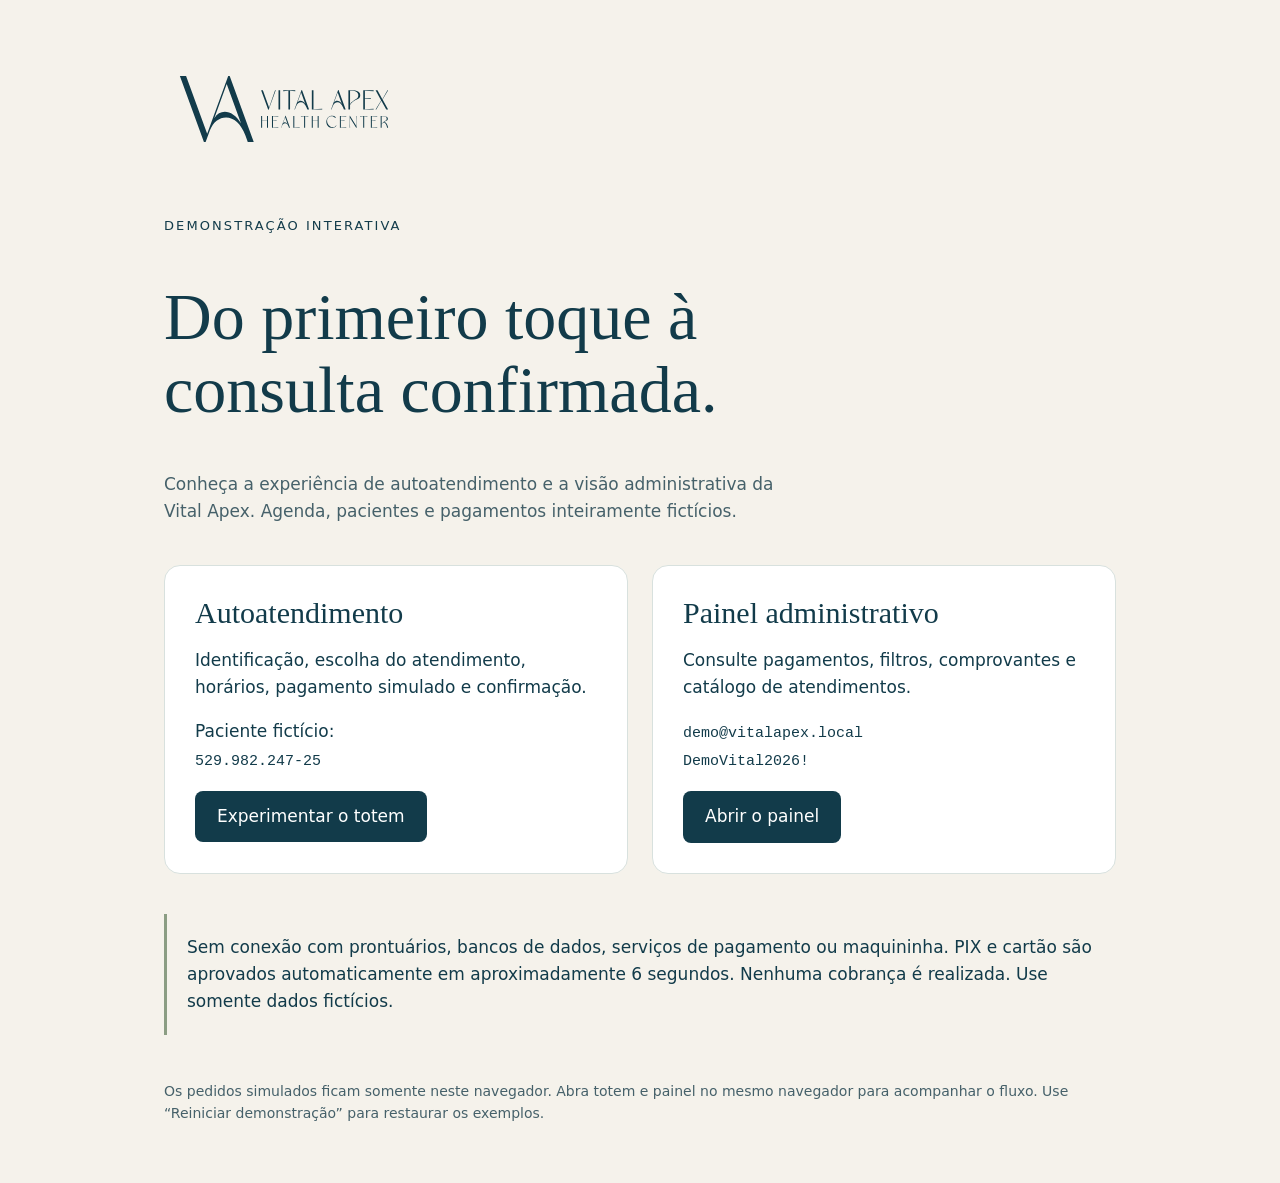
<file: index.html>
<!doctype html>
<html lang="pt-BR">
<head><meta charset="utf-8"><meta name="viewport" content="width=device-width,initial-scale=1"><meta name="robots" content="noindex,nofollow"><meta http-equiv="Content-Security-Policy" content="default-src 'self'; style-src 'unsafe-inline'; connect-src 'none'; object-src 'none'; base-uri 'self'; form-action 'none'"><title>Vital Apex · Demonstração</title>
<style>*{box-sizing:border-box}body{margin:0;background:#f5f2eb;color:#123b4a;font:17px/1.6 system-ui}main{max-width:1000px;margin:auto;padding:60px 24px}img{width:240px;max-width:80%}.label{font-size:13px;letter-spacing:.16em;text-transform:uppercase;margin-top:50px}h1{font:clamp(38px,6vw,66px)/1.1 Georgia;max-width:750px;font-weight:400}.intro{max-width:650px;color:#46616a}.cards{display:flex;flex-wrap:wrap;gap:24px;margin:40px 0}.card{flex:1;min-width:270px;padding:30px;background:white;border:1px solid #d8e1de;border-radius:16px}h2{font:30px Georgia;margin:0}a{display:inline-block;background:#123b4a;color:white;padding:12px 22px;border-radius:8px;text-decoration:none}.note{padding:20px;border-left:3px solid #8b9d83}code{font-size:15px;overflow-wrap:anywhere}footer{margin-top:45px;font-size:14px;color:#46616a}</style></head>
<body><main><img src="totem/logo-horizontal.svg" alt="Vital Apex"><p class="label">Demonstração interativa</p><h1>Do primeiro toque à consulta confirmada.</h1><p class="intro">Conheça a experiência de autoatendimento e a visão administrativa da Vital Apex. Agenda, pacientes e pagamentos inteiramente fictícios.</p><div class="cards"><section class="card"><h2>Autoatendimento</h2><p>Identificação, escolha do atendimento, horários, pagamento simulado e confirmação.</p><p>Paciente fictício:<br><code>529.982.247-25</code></p><a href="totem/">Experimentar o totem</a></section><section class="card"><h2>Painel administrativo</h2><p>Consulte pagamentos, filtros, comprovantes e catálogo de atendimentos.</p><p><code>demo@vitalapex.local</code><br><code>DemoVital2026!</code></p><a href="admin/">Abrir o painel</a></section></div><p class="note">Sem conexão com prontuários, bancos de dados, serviços de pagamento ou maquininha. PIX e cartão são aprovados automaticamente em aproximadamente 6 segundos. Nenhuma cobrança é realizada. Use somente dados fictícios.</p><footer>Os pedidos simulados ficam somente neste navegador. Abra totem e painel no mesmo navegador para acompanhar o fluxo. Use “Reiniciar demonstração” para restaurar os exemplos.</footer></main></body></html>
</file>
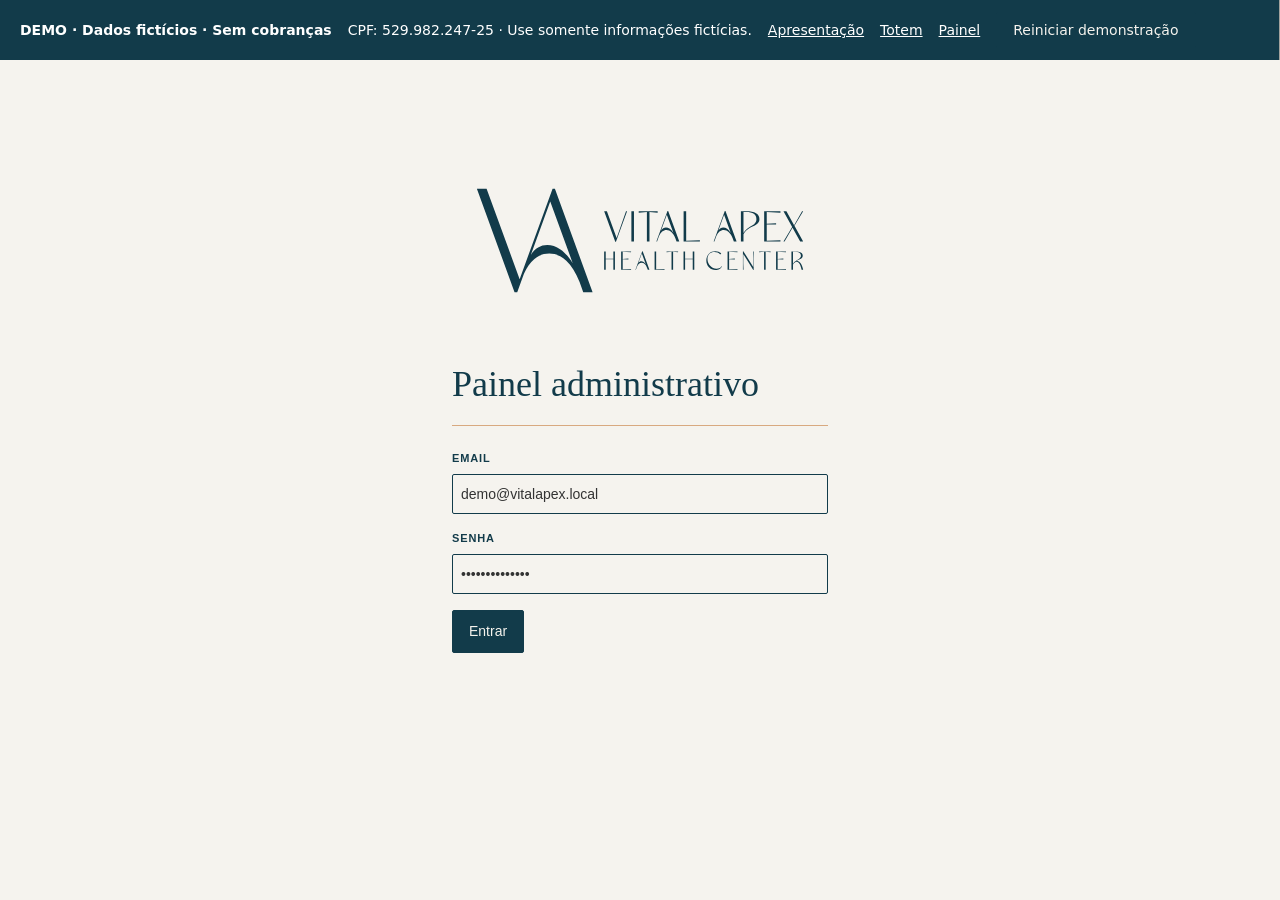
<file: admin/index.html>
<!doctype html>
<html lang="pt-BR"><head><meta http-equiv="Content-Security-Policy" content="default-src 'self'; script-src 'self'; style-src 'self' 'unsafe-inline'; img-src 'self' data:; font-src 'self'; connect-src 'none'; object-src 'none'; base-uri 'self'; form-action 'none'"><meta name="robots" content="noindex,nofollow"><meta charset="UTF-8" /><meta name="viewport" content="width=device-width, initial-scale=1.0" /><title>Vital Apex - Painel</title><link rel="icon" href="./monograma.svg" />  <script type="module" crossorigin src="./assets/index-B85hHfoM.js"></script>
  <link rel="stylesheet" crossorigin href="./assets/index-BvTDKV-B.css">
</head><body><div id="root"></div></body></html>
</file>
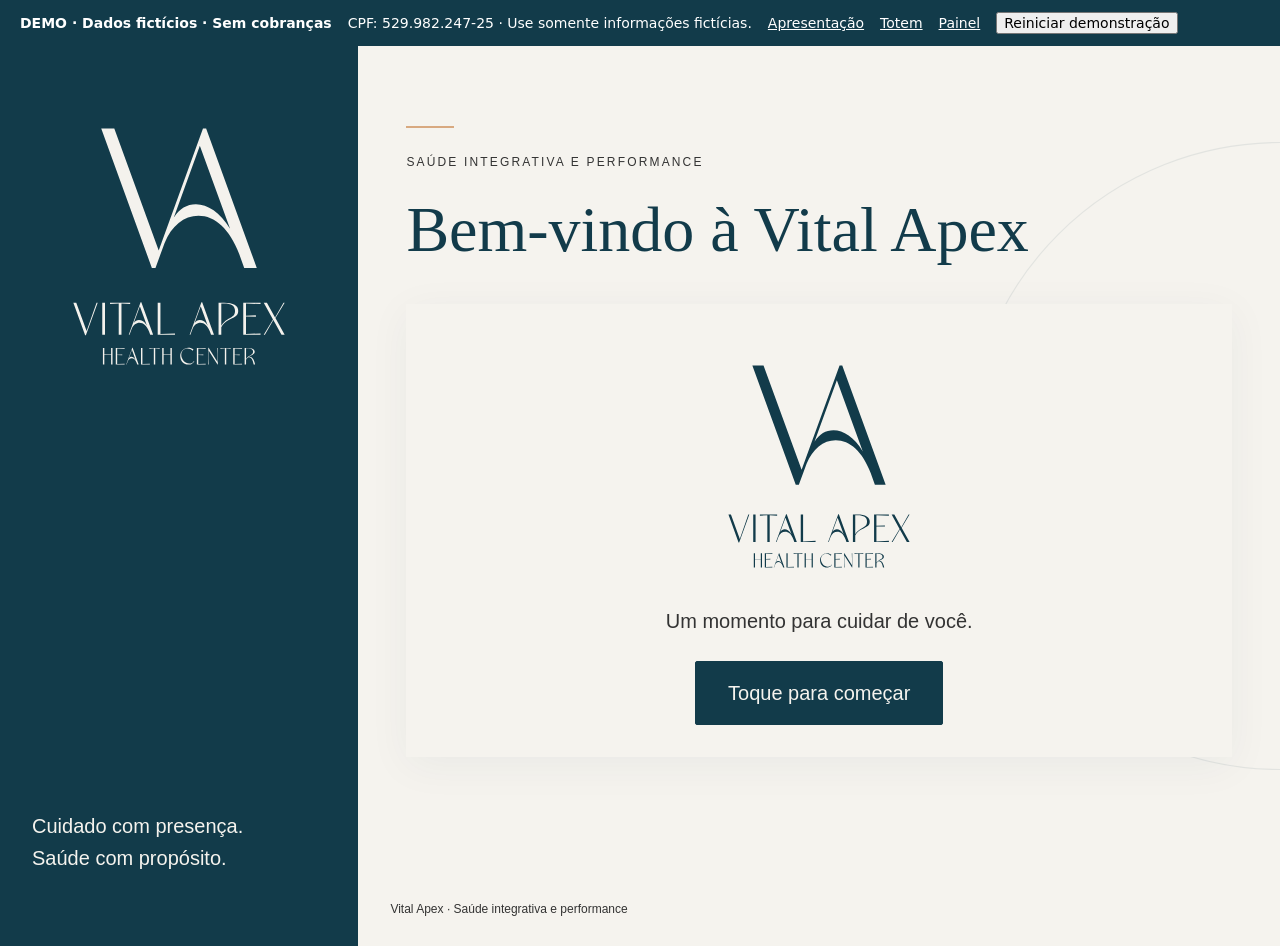
<file: totem/index.html>
<!doctype html>
<html lang="pt-BR">
  <head><meta http-equiv="Content-Security-Policy" content="default-src 'self'; script-src 'self'; style-src 'self' 'unsafe-inline'; img-src 'self' data:; font-src 'self'; connect-src 'none'; object-src 'none'; base-uri 'self'; form-action 'none'"><meta name="robots" content="noindex,nofollow">
    <meta charset="UTF-8" />
    <meta name="viewport" content="width=device-width, initial-scale=1" />
    <meta name="theme-color" content="#123B4A" />
    <link rel="icon" href="./icone-app.svg" />
    
    
    
    <title>Vital Apex | Agendamento</title>
    <script type="module" crossorigin src="./assets/index-DUXH9cYC.js"></script>
    <link rel="stylesheet" crossorigin href="./assets/index-DXgzT5l0.css">
  </head>
  <body><div id="root"></div></body>
</html>
</file>
<file: admin/assets/index-BvTDKV-B.css>
:root{--azul-profundo: #123B4A;--verde-salvia: #B7C9BE;--cinza-pedra: #A2A29D;--dourado: #D8A980;--off-white: #F5F3EE;--grafite: #333333;--erro: #A33B2F;--sucesso: #2F6B4F;--font-display: "Fraunces", Georgia, serif;--font-body: "Poppins", sans-serif;--space-1: 8px;--space-2: 16px;--space-3: 24px;--space-4: 32px;--space-5: 40px;--space-6: 48px;--space-7: 56px;--space-8: 64px;--space-9: 72px;--space-10: 80px;--space-11: 88px;--space-12: 96px;--radius-control: 2px;--bg: var(--off-white);--fg: var(--grafite);--heading: var(--azul-profundo);--accent: var(--azul-profundo)}[data-theme=off-white]{--bg: var(--off-white);--fg: var(--grafite);--heading: var(--azul-profundo);--accent: var(--azul-profundo)}[data-theme=azul]{--bg: var(--azul-profundo);--fg: var(--off-white);--heading: var(--off-white);--accent: var(--verde-salvia)}*{box-sizing:border-box}body{margin:0;background:var(--off-white);color:var(--grafite);font:400 14px/1.6 var(--font-body)}button,input,select{font:inherit;border-radius:2px}button{color:var(--off-white);background:var(--azul-profundo);border:1px solid var(--azul-profundo);padding:9px 16px;cursor:pointer}button:disabled{opacity:.55;cursor:default}input,select{padding:8px;border:1px solid var(--azul-profundo);color:var(--grafite);background:var(--off-white);min-height:40px;max-width:100%}:focus-visible{outline:3px solid var(--azul-profundo);outline-offset:3px}.layout{display:grid;grid-template-columns:220px minmax(0,1fr);min-height:100vh}aside{border-right:1px solid var(--cinza-pedra);padding:24px;background:var(--verde-salvia)}aside img{width:100%;margin-bottom:32px}nav{display:grid;gap:8px;margin-bottom:40px}nav button{text-align:left;background:transparent;color:var(--azul-profundo)}nav button[aria-current]{background:var(--azul-profundo);color:var(--off-white)}main{padding:32px;min-width:0}h1,h2{font-family:var(--font-display);color:var(--azul-profundo);font-weight:400}h1{font-size:36px;margin:0 0 24px;padding-bottom:12px;border-bottom:1px solid var(--dourado)}h2{font-size:24px;margin:0 0 16px}.login{max-width:440px;margin:8vh auto}.login img{width:100%;margin-bottom:32px}.field{display:flex;flex-direction:column;gap:6px;margin-bottom:16px}.field label,dt{text-transform:uppercase;letter-spacing:.08em;font-size:11px;font-weight:600;color:var(--azul-profundo)}.row{display:flex;flex-wrap:wrap;align-items:end;gap:12px;margin-bottom:16px}.row .field{margin-bottom:0}.card,.receipt{border:1px solid var(--cinza-pedra);padding:20px;margin:20px 0;border-radius:0}fieldset{border:0;padding:0;min-width:0}legend{color:var(--azul-profundo)}.table-scroll{overflow-x:auto}table{width:100%;border-collapse:collapse;text-align:left}th,td{border-bottom:1px solid var(--cinza-pedra);padding:12px;vertical-align:top}td{overflow-wrap:anywhere}th{font-size:11px;text-transform:uppercase;color:var(--azul-profundo)}.tag{display:inline-block;border:1px solid currentColor;border-radius:999px;padding:2px 10px;font-size:12px;white-space:nowrap}.error{color:var(--erro)}.success{color:var(--sucesso)}.checkbox{display:flex;align-items:center;gap:8px;margin:16px 0}dd{margin:0 0 16px;overflow-wrap:anywhere}@media(max-width:800px){.layout{display:block}aside{border-right:0;padding:16px}aside img{width:170px;margin:0 0 16px}nav{display:flex;flex-wrap:wrap;margin-bottom:16px}main{padding:20px}}@media print{.no-print{display:none!important}.layout{display:block}main{padding:0}.receipt{border:0;margin:0}body{background:#fff}}
</file>
<file: totem/assets/index-DXgzT5l0.css>
:root{--azul-profundo: #123B4A;--verde-salvia: #B7C9BE;--cinza-pedra: #A2A29D;--dourado: #D8A980;--off-white: #F5F3EE;--grafite: #333333;--erro: #A33B2F;--sucesso: #2F6B4F;--font-display: "Fraunces", Georgia, serif;--font-body: "Poppins", sans-serif;--space-1: 8px;--space-2: 16px;--space-3: 24px;--space-4: 32px;--space-5: 40px;--space-6: 48px;--space-7: 56px;--space-8: 64px;--space-9: 72px;--space-10: 80px;--space-11: 88px;--space-12: 96px;--radius-control: 2px;--bg: var(--off-white);--fg: var(--grafite);--heading: var(--azul-profundo);--accent: var(--azul-profundo)}[data-theme=off-white]{--bg: var(--off-white);--fg: var(--grafite);--heading: var(--azul-profundo);--accent: var(--azul-profundo)}[data-theme=azul]{--bg: var(--azul-profundo);--fg: var(--off-white);--heading: var(--off-white);--accent: var(--verde-salvia)}*{box-sizing:border-box}html,body,#root{margin:0;width:100%;height:100%}body{font:400 16px/26px var(--font-body);color:var(--grafite);background:var(--off-white)}button,input{font:inherit}button{cursor:pointer;touch-action:manipulation}button:focus-visible,input:focus-visible,pre:focus-visible{outline:3px solid var(--accent);outline-offset:4px}button:disabled{opacity:.5;cursor:default}.kiosk{width:100vw;height:100vh;height:100dvh;overflow:hidden;-webkit-user-select:none;user-select:none;touch-action:manipulation}.screen{height:100%;display:grid;grid-template-columns:28% 1fr;background:var(--bg);color:var(--fg)}.brand-panel{background:var(--azul-profundo);color:var(--off-white);padding:var(--space-6) var(--space-4);display:flex;flex-direction:column;justify-content:space-between}.brand-panel img{width:100%;max-width:280px;align-self:center}.brand-panel p{font-weight:300;font-size:20px;line-height:32px}.screen-body{position:relative;overflow:auto;overscroll-behavior:contain;isolation:isolate;display:flex;flex-direction:column}.screen-nav{display:flex;justify-content:space-between;gap:var(--space-2);padding:var(--space-3) var(--space-4)}main{position:relative;width:100%;max-width:1120px;padding:var(--space-4) var(--space-6) var(--space-8);margin:0 auto;flex:1}.arc{position:absolute;right:-330px;top:80px;width:660px;height:660px;opacity:.08;color:var(--heading);z-index:-1;pointer-events:none}.fillet{width:48px;height:2px;background:var(--dourado);margin-bottom:var(--space-3)}.eyebrow,.field label{font-size:12px;font-weight:500;line-height:20px;letter-spacing:.18em;text-transform:uppercase}h1,h2,.card-title{font-family:var(--font-display);font-weight:400;color:var(--heading)}h1{font-size:64px;line-height:68px;margin:var(--space-2) 0 var(--space-5)}h2,.card-title{font-size:28px;line-height:34px}h2,p{margin:0 0 var(--space-3)}.opening{font-weight:300;font-size:20px;line-height:32px}.button{min-height:64px;padding:var(--space-2) var(--space-4);border:1px solid var(--azul-profundo);border-radius:var(--radius-control);color:var(--off-white);background:var(--azul-profundo);font-size:20px;line-height:30px;font-weight:500}.button.secondary{color:var(--heading);border-color:var(--heading);background:transparent}.button[aria-pressed=true],.tag[aria-pressed=true]{background:var(--azul-profundo);color:var(--off-white)}.row{display:flex;flex-wrap:wrap;gap:var(--space-2);margin-bottom:var(--space-4)}.tag{text-transform:uppercase;border-radius:999px;padding:var(--space-2) var(--space-3);min-height:64px;font-size:16px;letter-spacing:.06em;color:var(--heading);background:transparent;border:1px solid var(--heading)}.cards{display:grid;grid-template-columns:repeat(auto-fit,minmax(min(100%,250px),1fr));gap:var(--space-3);margin-bottom:var(--space-4)}.card{display:flex;flex-direction:column;align-items:flex-start;text-align:left;gap:var(--space-2);background:var(--bg);color:var(--fg);border:1px solid var(--cinza-pedra);border-radius:0;padding:var(--space-3);min-height:140px}.card[aria-pressed=true]{border:2px solid var(--azul-profundo);background:var(--verde-salvia)}.card-number{font:400 28px/34px var(--font-display);color:var(--dourado)}.card small{display:block;font:400 16px/26px var(--font-body);color:var(--grafite);margin-top:var(--space-1)}.field{margin-bottom:var(--space-3)}.field label{display:block;margin-bottom:var(--space-1);color:var(--heading)}.field input{display:block;width:100%;min-height:64px;padding:var(--space-2);font-size:22px;border:1px solid var(--heading);border-radius:var(--radius-control);color:var(--grafite);background:var(--off-white);-webkit-user-select:text;user-select:text}.field input[aria-invalid=true]{border-color:var(--erro)}.helper{font-size:14px;line-height:24px;margin-top:var(--space-1)}.error{color:var(--erro);margin-top:var(--space-2)}.notice{border-left:2px solid var(--azul-profundo);padding:var(--space-2);background:var(--verde-salvia);color:var(--azul-profundo)}.keyboard{margin:var(--space-3) 0 var(--space-4);display:flex;flex-direction:column;gap:var(--space-1)}.key-row{display:flex;justify-content:center;gap:var(--space-1)}.keyboard button{min-width:0;flex:1;min-height:64px;padding:4px;border:1px solid var(--heading);border-radius:var(--radius-control);color:var(--heading);background:transparent;font-size:20px}.keyboard.numeric{max-width:420px}.keyboard.numeric .key-row button{flex-basis:33%}.form-grid{display:grid;grid-template-columns:1fr 1fr;gap:0 var(--space-3)}.consent{display:flex;align-items:center;min-height:64px;gap:var(--space-2);margin-bottom:var(--space-3)}.consent input{width:32px;height:32px;flex-shrink:0;accent-color:var(--azul-profundo)}section{margin-top:var(--space-12)}.day-strip{display:flex;overflow-x:auto;gap:var(--space-1);padding:var(--space-1);margin:0 0 var(--space-4)}.day-strip .button{flex-shrink:0;font-size:16px;padding:var(--space-2)}.summary{padding:var(--space-4);background:var(--verde-salvia);color:var(--azul-profundo);margin:0 0 var(--space-5)}.summary dt{font-size:12px;text-transform:uppercase;letter-spacing:.18em;font-weight:500}.summary dd{font-size:22px;line-height:34px;margin:var(--space-1) 0 var(--space-3)}.summary dd:last-child{margin-bottom:0}.qr{display:block;width:256px;height:256px;max-width:100%;background:#fff;margin-bottom:var(--space-3)}.pix-code{white-space:pre-wrap;overflow-wrap:anywhere;-webkit-user-select:text;user-select:text;padding:var(--space-2);border:1px solid var(--cinza-pedra);font-size:16px}.welcome{text-align:center;padding:var(--space-4);background:var(--off-white);box-shadow:0 8px 40px #123b4a0d}.welcome img{width:240px;max-width:80%}footer{padding:var(--space-3) var(--space-4);font-size:12px}@media(max-width:900px){.screen{grid-template-columns:22% 1fr}.brand-panel{padding:var(--space-3) var(--space-2)}main{padding:var(--space-3)}.screen-nav{padding:var(--space-2)}}@media(max-width:600px){.screen{display:block}.brand-panel{display:none}.screen-body{height:100%}h1{font-size:40px;line-height:46px}.form-grid{grid-template-columns:1fr}.keyboard button{font-size:16px}.key-row{gap:3px}.button{padding:var(--space-2)}}
</file>
